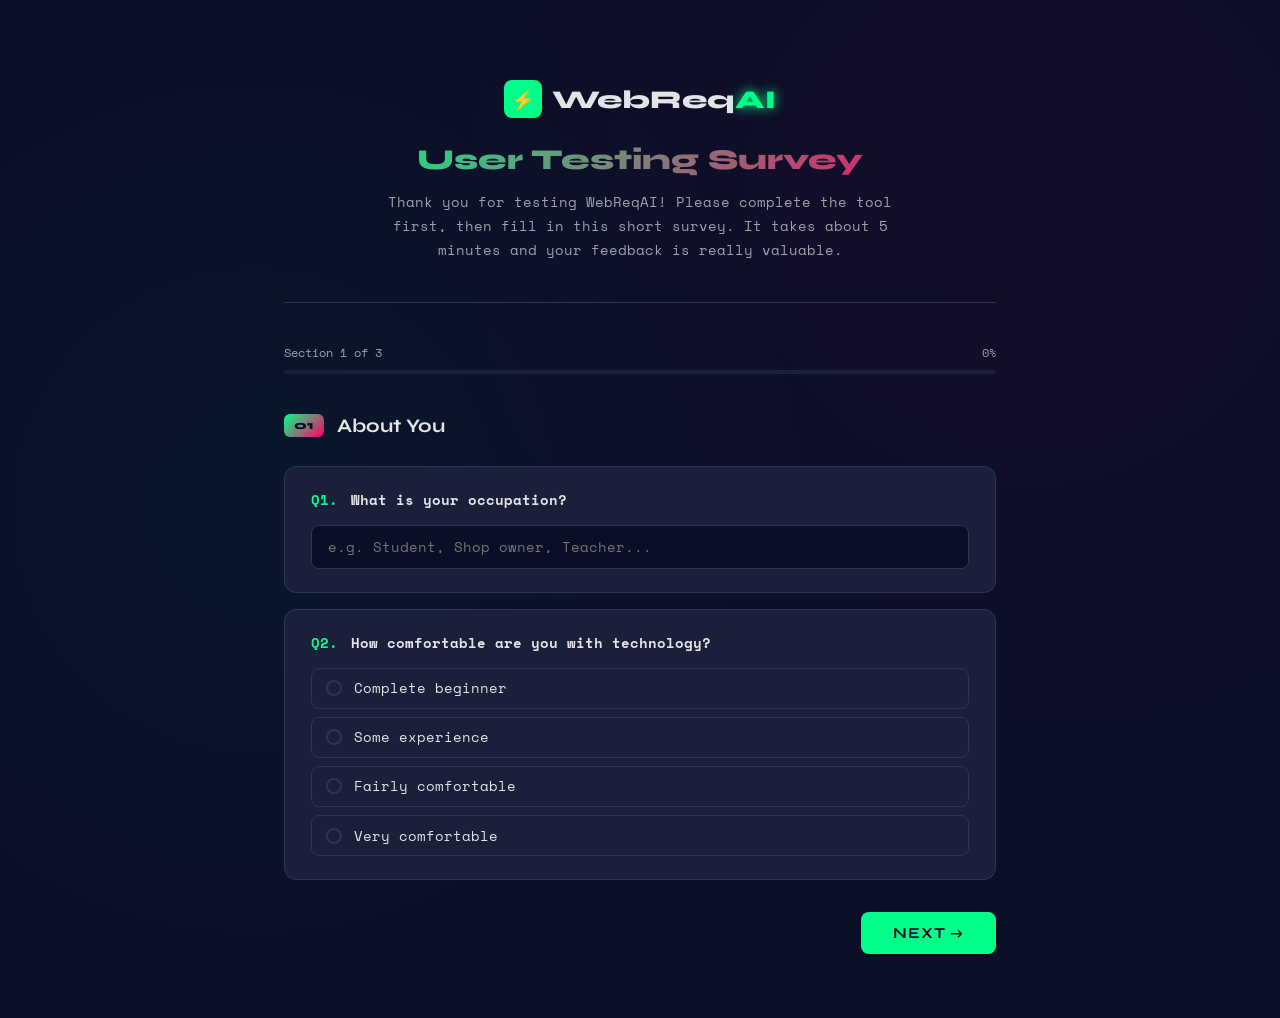
<file: survey.html>
<!DOCTYPE html>
<html lang="en">
<head>
  <meta charset="UTF-8">
  <meta name="viewport" content="width=device-width, initial-scale=1.0">
  <title>WebReqAI — User Testing Survey</title>
  <link rel="preconnect" href="https://fonts.googleapis.com">
  <link href="https://fonts.googleapis.com/css2?family=Space+Mono:wght@400;700&family=Syne:wght@400;600;700;800&display=swap" rel="stylesheet">
  <style>
    :root {
      --primary: #00ff88;
      --accent: #ff0066;
      --bg: #0a0e27;
      --surface: #1a1f3a;
      --surface-light: #252b4a;
      --border: #2d3552;
      --text: #e4e4e7;
      --muted: #a1a1aa;
      --font-display: 'Syne', sans-serif;
      --font-mono: 'Space Mono', monospace;
      --radius: 12px;
    }

    * { margin: 0; padding: 0; box-sizing: border-box; }

    body {
      font-family: var(--font-mono);
      background: var(--bg);
      color: var(--text);
      min-height: 100vh;
      background-image:
        radial-gradient(circle at 20% 50%, rgba(0,255,136,0.04) 0%, transparent 50%),
        radial-gradient(circle at 80% 20%, rgba(255,0,102,0.04) 0%, transparent 50%);
    }

    .container {
      max-width: 760px;
      margin: 0 auto;
      padding: 2rem 1.5rem 4rem;
    }

    /* Header */
    .header {
      text-align: center;
      padding: 3rem 0 2.5rem;
      border-bottom: 1px solid var(--border);
      margin-bottom: 2.5rem;
    }

    .logo {
      display: inline-flex;
      align-items: center;
      gap: 0.6rem;
      margin-bottom: 1.5rem;
    }

    .logo-box {
      background: var(--primary);
      width: 38px; height: 38px;
      border-radius: 8px;
      display: flex; align-items: center; justify-content: center;
      font-size: 1.2rem;
    }

    .logo h1 {
      font-family: var(--font-display);
      font-size: 1.6rem;
      font-weight: 800;
      color: var(--text);
    }

    .logo h1 span { color: var(--primary); text-shadow: 0 0 12px var(--primary); }

    .header h2 {
      font-family: var(--font-display);
      font-size: 1.8rem;
      font-weight: 800;
      background: linear-gradient(135deg, var(--primary), var(--accent));
      -webkit-background-clip: text;
      -webkit-text-fill-color: transparent;
      background-clip: text;
      margin-bottom: 0.8rem;
    }

    .header p {
      color: var(--muted);
      font-size: 0.88rem;
      line-height: 1.7;
      max-width: 520px;
      margin: 0 auto;
    }

    /* Progress bar */
    .progress-wrap {
      margin-bottom: 2.5rem;
    }

    .progress-label {
      display: flex;
      justify-content: space-between;
      font-size: 0.78rem;
      color: var(--muted);
      margin-bottom: 0.5rem;
    }

    .progress-bar {
      height: 4px;
      background: var(--surface);
      border-radius: 100px;
      overflow: hidden;
    }

    .progress-fill {
      height: 100%;
      background: linear-gradient(90deg, var(--primary), var(--accent));
      width: 0%;
      transition: width 0.5s ease;
    }

    /* Section */
    .form-section {
      display: none;
      animation: fadeUp 0.4s ease;
    }

    .form-section.active { display: block; }

    @keyframes fadeUp {
      from { opacity: 0; transform: translateY(16px); }
      to   { opacity: 1; transform: translateY(0); }
    }

    .section-header {
      display: flex;
      align-items: center;
      gap: 0.8rem;
      margin-bottom: 1.8rem;
    }

    .section-num {
      background: linear-gradient(135deg, var(--primary), var(--accent));
      color: var(--bg);
      font-family: var(--font-display);
      font-weight: 800;
      font-size: 0.75rem;
      padding: 0.3rem 0.65rem;
      border-radius: 6px;
      min-width: 36px;
      text-align: center;
    }

    .section-header h3 {
      font-family: var(--font-display);
      font-size: 1.2rem;
      font-weight: 700;
      color: var(--text);
    }

    /* Question card */
    .q-card {
      background: var(--surface);
      border: 1px solid var(--border);
      border-radius: var(--radius);
      padding: 1.4rem 1.6rem;
      margin-bottom: 1rem;
      transition: border-color 0.2s;
    }

    .q-card:focus-within { border-color: rgba(0,255,136,0.4); }

    .q-label {
      font-size: 0.88rem;
      font-weight: 700;
      color: var(--text);
      margin-bottom: 0.9rem;
      line-height: 1.5;
    }

    .q-label .q-num {
      color: var(--primary);
      margin-right: 0.3rem;
    }

    /* Text input */
    .q-input, .q-textarea, .q-select {
      width: 100%;
      background: var(--bg);
      border: 1.5px solid var(--border);
      color: var(--text);
      padding: 0.7rem 1rem;
      border-radius: 8px;
      font-family: var(--font-mono);
      font-size: 0.85rem;
      transition: border-color 0.2s;
      outline: none;
    }

    .q-input:focus, .q-textarea:focus, .q-select:focus {
      border-color: var(--primary);
      box-shadow: 0 0 0 3px rgba(0,255,136,0.08);
    }

    .q-textarea { resize: vertical; min-height: 90px; line-height: 1.6; }

    /* Radio / checkbox options */
    .options { display: flex; flex-direction: column; gap: 0.5rem; }

    .option {
      display: flex;
      align-items: center;
      gap: 0.75rem;
      padding: 0.6rem 0.9rem;
      border: 1.5px solid var(--border);
      border-radius: 8px;
      cursor: pointer;
      transition: all 0.2s;
      font-size: 0.85rem;
    }

    .option:hover { border-color: rgba(0,255,136,0.4); background: rgba(0,255,136,0.03); }

    .option input[type="radio"],
    .option input[type="checkbox"] { display: none; }

    .option-dot {
      width: 16px; height: 16px;
      border-radius: 50%;
      border: 2px solid var(--border);
      flex-shrink: 0;
      transition: all 0.2s;
      display: flex; align-items: center; justify-content: center;
    }

    .option input[type="radio"]:checked ~ .option-dot,
    .option input[type="checkbox"]:checked ~ .option-dot {
      border-color: var(--primary);
      background: var(--primary);
    }

    .option input[type="radio"]:checked ~ .option-dot::after {
      content: '';
      width: 6px; height: 6px;
      border-radius: 50%;
      background: var(--bg);
    }

    .option input[type="checkbox"]:checked ~ .option-dot::after {
      content: '✓';
      font-size: 10px;
      color: var(--bg);
      font-weight: 900;
    }

    .option:has(input:checked) {
      border-color: var(--primary);
      background: rgba(0,255,136,0.06);
    }

    /* Linear scale */
    .scale-wrap { width: 100%; }

    .scale-labels {
      display: flex;
      justify-content: space-between;
      font-size: 0.72rem;
      color: var(--muted);
      margin-bottom: 0.6rem;
    }

    .scale-options {
      display: flex;
      gap: 0.4rem;
    }

    .scale-btn {
      flex: 1;
      padding: 0.55rem 0;
      border: 1.5px solid var(--border);
      border-radius: 8px;
      background: var(--bg);
      color: var(--muted);
      font-family: var(--font-mono);
      font-size: 0.85rem;
      font-weight: 700;
      cursor: pointer;
      transition: all 0.2s;
      text-align: center;
    }

    .scale-btn:hover { border-color: rgba(0,255,136,0.5); color: var(--primary); }
    .scale-btn.selected { border-color: var(--primary); background: rgba(0,255,136,0.1); color: var(--primary); }

    /* SUS info box */
    .info-box {
      background: rgba(0,255,136,0.06);
      border: 1px solid rgba(0,255,136,0.2);
      border-radius: var(--radius);
      padding: 1rem 1.2rem;
      margin-bottom: 1.5rem;
      font-size: 0.82rem;
      color: var(--muted);
      line-height: 1.6;
    }

    .info-box strong { color: var(--primary); }

    /* Navigation */
    .nav {
      display: flex;
      justify-content: space-between;
      align-items: center;
      margin-top: 2rem;
      gap: 1rem;
    }

    .btn-back {
      background: transparent;
      border: 1.5px solid var(--border);
      color: var(--text);
      padding: 0.75rem 1.5rem;
      border-radius: 8px;
      font-family: var(--font-mono);
      font-size: 0.88rem;
      cursor: pointer;
      transition: all 0.2s;
    }

    .btn-back:hover { border-color: var(--primary); color: var(--primary); }

    .btn-next {
      background: var(--primary);
      border: none;
      color: var(--bg);
      padding: 0.75rem 2rem;
      border-radius: 8px;
      font-family: var(--font-display);
      font-size: 0.95rem;
      font-weight: 700;
      cursor: pointer;
      transition: all 0.3s;
      text-transform: uppercase;
      letter-spacing: 0.05em;
    }

    .btn-next:hover { transform: translateY(-2px); box-shadow: 0 0 20px rgba(0,255,136,0.3); }

    /* Thank you screen */
    .thankyou {
      display: none;
      text-align: center;
      padding: 3rem 0;
      animation: fadeUp 0.5s ease;
    }

    .thankyou.active { display: block; }

    .check-circle {
      width: 80px; height: 80px;
      border-radius: 50%;
      background: rgba(0,255,136,0.1);
      border: 2px solid var(--primary);
      display: flex; align-items: center; justify-content: center;
      font-size: 2rem;
      margin: 0 auto 1.5rem;
      animation: popIn 0.5s ease;
    }

    @keyframes popIn {
      from { transform: scale(0.5); opacity: 0; }
      to   { transform: scale(1); opacity: 1; }
    }

    .thankyou h2 {
      font-family: var(--font-display);
      font-size: 2rem;
      font-weight: 800;
      color: var(--primary);
      margin-bottom: 0.8rem;
    }

    .thankyou p { color: var(--muted); font-size: 0.9rem; line-height: 1.7; }

    /* Error */
    .error-msg {
      color: var(--accent);
      font-size: 0.78rem;
      margin-top: 0.4rem;
      display: none;
    }

    @media (max-width: 600px) {
      .scale-options { gap: 0.25rem; }
      .scale-btn { font-size: 0.75rem; padding: 0.5rem 0; }
      .nav { flex-direction: column-reverse; }
      .btn-back, .btn-next { width: 100%; text-align: center; }
    }
  </style>
</head>
<body>
<div class="container">

  <!-- Header -->
  <div class="header">
    <div class="logo">
      <div class="logo-box">⚡</div>
      <h1>WebReq<span>AI</span></h1>
    </div>
    <h2>User Testing Survey</h2>
    <p>Thank you for testing WebReqAI! Please complete the tool first, then fill in this short survey. It takes about 5 minutes and your feedback is really valuable.</p>
  </div>

  <!-- Progress -->
  <div class="progress-wrap">
    <div class="progress-label">
      <span id="progressLabel">Section 1 of 3</span>
      <span id="progressPct">0%</span>
    </div>
    <div class="progress-bar"><div class="progress-fill" id="progressFill"></div></div>
  </div>

  <!-- SECTION 1: About You -->
  <div class="form-section active" id="sec1">
    <div class="section-header">
      <span class="section-num">01</span>
      <h3>About You</h3>
    </div>

    <div class="q-card">
      <div class="q-label"><span class="q-num">Q1.</span> What is your occupation?</div>
      <input type="text" class="q-input" id="q1" placeholder="e.g. Student, Shop owner, Teacher...">
      <div class="error-msg" id="err1">Please answer this question.</div>
    </div>

    <div class="q-card">
      <div class="q-label"><span class="q-num">Q2.</span> How comfortable are you with technology?</div>
      <div class="options" id="q2">
        <label class="option"><input type="radio" name="q2" value="Complete beginner"><div class="option-dot"></div> Complete beginner</label>
        <label class="option"><input type="radio" name="q2" value="Some experience"><div class="option-dot"></div> Some experience</label>
        <label class="option"><input type="radio" name="q2" value="Fairly comfortable"><div class="option-dot"></div> Fairly comfortable</label>
        <label class="option"><input type="radio" name="q2" value="Very comfortable"><div class="option-dot"></div> Very comfortable</label>
      </div>
      <div class="error-msg" id="err2">Please select an option.</div>
    </div>

    <div class="nav">
      <div></div>
      <button class="btn-next" onclick="nextSection(1)">Next →</button>
    </div>
  </div>

  <!-- SECTION 2: SUS -->
  <div class="form-section" id="sec2">
    <div class="section-header">
      <span class="section-num">02</span>
      <h3>Usability Questions</h3>
    </div>

    <div class="info-box">
      <strong>Instructions:</strong> Rate each statement from <strong>1 (Strongly Disagree)</strong> to <strong>5 (Strongly Agree)</strong> based on your experience using WebReqAI.
    </div>

    <!-- SUS Q3-Q12 -->
    <div class="q-card">
      <div class="q-label"><span class="q-num">Q3.</span> I think I would like to use this system frequently.</div>
      <div class="scale-wrap">
        <div class="scale-labels"><span>Strongly Disagree</span><span>Strongly Agree</span></div>
        <div class="scale-options" id="q3">
          <button class="scale-btn" onclick="selectScale('q3',1)">1</button>
          <button class="scale-btn" onclick="selectScale('q3',2)">2</button>
          <button class="scale-btn" onclick="selectScale('q3',3)">3</button>
          <button class="scale-btn" onclick="selectScale('q3',4)">4</button>
          <button class="scale-btn" onclick="selectScale('q3',5)">5</button>
        </div>
      </div>
      <div class="error-msg" id="err3">Please select a rating.</div>
    </div>

    <div class="q-card">
      <div class="q-label"><span class="q-num">Q4.</span> I found the system unnecessarily complex.</div>
      <div class="scale-wrap">
        <div class="scale-labels"><span>Strongly Disagree</span><span>Strongly Agree</span></div>
        <div class="scale-options" id="q4">
          <button class="scale-btn" onclick="selectScale('q4',1)">1</button>
          <button class="scale-btn" onclick="selectScale('q4',2)">2</button>
          <button class="scale-btn" onclick="selectScale('q4',3)">3</button>
          <button class="scale-btn" onclick="selectScale('q4',4)">4</button>
          <button class="scale-btn" onclick="selectScale('q4',5)">5</button>
        </div>
      </div>
      <div class="error-msg" id="err4">Please select a rating.</div>
    </div>

    <div class="q-card">
      <div class="q-label"><span class="q-num">Q5.</span> I thought the system was easy to use.</div>
      <div class="scale-wrap">
        <div class="scale-labels"><span>Strongly Disagree</span><span>Strongly Agree</span></div>
        <div class="scale-options" id="q5">
          <button class="scale-btn" onclick="selectScale('q5',1)">1</button>
          <button class="scale-btn" onclick="selectScale('q5',2)">2</button>
          <button class="scale-btn" onclick="selectScale('q5',3)">3</button>
          <button class="scale-btn" onclick="selectScale('q5',4)">4</button>
          <button class="scale-btn" onclick="selectScale('q5',5)">5</button>
        </div>
      </div>
      <div class="error-msg" id="err5">Please select a rating.</div>
    </div>

    <div class="q-card">
      <div class="q-label"><span class="q-num">Q6.</span> I think I would need support to use this system.</div>
      <div class="scale-wrap">
        <div class="scale-labels"><span>Strongly Disagree</span><span>Strongly Agree</span></div>
        <div class="scale-options" id="q6">
          <button class="scale-btn" onclick="selectScale('q6',1)">1</button>
          <button class="scale-btn" onclick="selectScale('q6',2)">2</button>
          <button class="scale-btn" onclick="selectScale('q6',3)">3</button>
          <button class="scale-btn" onclick="selectScale('q6',4)">4</button>
          <button class="scale-btn" onclick="selectScale('q6',5)">5</button>
        </div>
      </div>
      <div class="error-msg" id="err6">Please select a rating.</div>
    </div>

    <div class="q-card">
      <div class="q-label"><span class="q-num">Q7.</span> I found the various functions in this system were well integrated.</div>
      <div class="scale-wrap">
        <div class="scale-labels"><span>Strongly Disagree</span><span>Strongly Agree</span></div>
        <div class="scale-options" id="q7">
          <button class="scale-btn" onclick="selectScale('q7',1)">1</button>
          <button class="scale-btn" onclick="selectScale('q7',2)">2</button>
          <button class="scale-btn" onclick="selectScale('q7',3)">3</button>
          <button class="scale-btn" onclick="selectScale('q7',4)">4</button>
          <button class="scale-btn" onclick="selectScale('q7',5)">5</button>
        </div>
      </div>
      <div class="error-msg" id="err7">Please select a rating.</div>
    </div>

    <div class="q-card">
      <div class="q-label"><span class="q-num">Q8.</span> I thought there was too much inconsistency in this system.</div>
      <div class="scale-wrap">
        <div class="scale-labels"><span>Strongly Disagree</span><span>Strongly Agree</span></div>
        <div class="scale-options" id="q8">
          <button class="scale-btn" onclick="selectScale('q8',1)">1</button>
          <button class="scale-btn" onclick="selectScale('q8',2)">2</button>
          <button class="scale-btn" onclick="selectScale('q8',3)">3</button>
          <button class="scale-btn" onclick="selectScale('q8',4)">4</button>
          <button class="scale-btn" onclick="selectScale('q8',5)">5</button>
        </div>
      </div>
      <div class="error-msg" id="err8">Please select a rating.</div>
    </div>

    <div class="q-card">
      <div class="q-label"><span class="q-num">Q9.</span> I would imagine that most people would learn to use this system very quickly.</div>
      <div class="scale-wrap">
        <div class="scale-labels"><span>Strongly Disagree</span><span>Strongly Agree</span></div>
        <div class="scale-options" id="q9">
          <button class="scale-btn" onclick="selectScale('q9',1)">1</button>
          <button class="scale-btn" onclick="selectScale('q9',2)">2</button>
          <button class="scale-btn" onclick="selectScale('q9',3)">3</button>
          <button class="scale-btn" onclick="selectScale('q9',4)">4</button>
          <button class="scale-btn" onclick="selectScale('q9',5)">5</button>
        </div>
      </div>
      <div class="error-msg" id="err9">Please select a rating.</div>
    </div>

    <div class="q-card">
      <div class="q-label"><span class="q-num">Q10.</span> I found the system very cumbersome to use.</div>
      <div class="scale-wrap">
        <div class="scale-labels"><span>Strongly Disagree</span><span>Strongly Agree</span></div>
        <div class="scale-options" id="q10">
          <button class="scale-btn" onclick="selectScale('q10',1)">1</button>
          <button class="scale-btn" onclick="selectScale('q10',2)">2</button>
          <button class="scale-btn" onclick="selectScale('q10',3)">3</button>
          <button class="scale-btn" onclick="selectScale('q10',4)">4</button>
          <button class="scale-btn" onclick="selectScale('q10',5)">5</button>
        </div>
      </div>
      <div class="error-msg" id="err10">Please select a rating.</div>
    </div>

    <div class="q-card">
      <div class="q-label"><span class="q-num">Q11.</span> I felt very confident using the system.</div>
      <div class="scale-wrap">
        <div class="scale-labels"><span>Strongly Disagree</span><span>Strongly Agree</span></div>
        <div class="scale-options" id="q11">
          <button class="scale-btn" onclick="selectScale('q11',1)">1</button>
          <button class="scale-btn" onclick="selectScale('q11',2)">2</button>
          <button class="scale-btn" onclick="selectScale('q11',3)">3</button>
          <button class="scale-btn" onclick="selectScale('q11',4)">4</button>
          <button class="scale-btn" onclick="selectScale('q11',5)">5</button>
        </div>
      </div>
      <div class="error-msg" id="err11">Please select a rating.</div>
    </div>

    <div class="q-card">
      <div class="q-label"><span class="q-num">Q12.</span> I needed to learn a lot of things before I could get going with this system.</div>
      <div class="scale-wrap">
        <div class="scale-labels"><span>Strongly Disagree</span><span>Strongly Agree</span></div>
        <div class="scale-options" id="q12">
          <button class="scale-btn" onclick="selectScale('q12',1)">1</button>
          <button class="scale-btn" onclick="selectScale('q12',2)">2</button>
          <button class="scale-btn" onclick="selectScale('q12',3)">3</button>
          <button class="scale-btn" onclick="selectScale('q12',4)">4</button>
          <button class="scale-btn" onclick="selectScale('q12',5)">5</button>
        </div>
      </div>
      <div class="error-msg" id="err12">Please select a rating.</div>
    </div>

    <div class="nav">
      <button class="btn-back" onclick="prevSection(2)">← Back</button>
      <button class="btn-next" onclick="nextSection(2)">Next →</button>
    </div>
  </div>

  <!-- SECTION 3: Experience -->
  <div class="form-section" id="sec3">
    <div class="section-header">
      <span class="section-num">03</span>
      <h3>Your Experience</h3>
    </div>

    <div class="q-card">
      <div class="q-label"><span class="q-num">Q13.</span> How helpful were the AI suggestions?</div>
      <div class="scale-wrap">
        <div class="scale-labels"><span>Not helpful</span><span>Very helpful</span></div>
        <div class="scale-options" id="q13">
          <button class="scale-btn" onclick="selectScale('q13',1)">1</button>
          <button class="scale-btn" onclick="selectScale('q13',2)">2</button>
          <button class="scale-btn" onclick="selectScale('q13',3)">3</button>
          <button class="scale-btn" onclick="selectScale('q13',4)">4</button>
          <button class="scale-btn" onclick="selectScale('q13',5)">5</button>
        </div>
      </div>
      <div class="error-msg" id="err13">Please select a rating.</div>
    </div>

    <div class="q-card">
      <div class="q-label"><span class="q-num">Q14.</span> How professional did the generated requirements document look?</div>
      <div class="scale-wrap">
        <div class="scale-labels"><span>Not professional</span><span>Very professional</span></div>
        <div class="scale-options" id="q14">
          <button class="scale-btn" onclick="selectScale('q14',1)">1</button>
          <button class="scale-btn" onclick="selectScale('q14',2)">2</button>
          <button class="scale-btn" onclick="selectScale('q14',3)">3</button>
          <button class="scale-btn" onclick="selectScale('q14',4)">4</button>
          <button class="scale-btn" onclick="selectScale('q14',5)">5</button>
        </div>
      </div>
      <div class="error-msg" id="err14">Please select a rating.</div>
    </div>

    <div class="q-card">
      <div class="q-label"><span class="q-num">Q15.</span> Was anything confusing or unclear?</div>
      <div class="options" id="q15">
        <label class="option"><input type="radio" name="q15" value="Nothing was confusing"><div class="option-dot"></div> Nothing was confusing</label>
        <label class="option"><input type="radio" name="q15" value="The AI suggestions were confusing"><div class="option-dot"></div> The AI suggestions were confusing</label>
        <label class="option"><input type="radio" name="q15" value="The questionnaire questions were unclear"><div class="option-dot"></div> The questionnaire questions were unclear</label>
        <label class="option"><input type="radio" name="q15" value="The final document was confusing"><div class="option-dot"></div> The final document was confusing</label>
        <label class="option"><input type="radio" name="q15" value="Other"><div class="option-dot"></div> Other</label>
      </div>
      <div class="error-msg" id="err15">Please select an option.</div>
    </div>

    <div class="q-card">
      <div class="q-label"><span class="q-num">Q16.</span> Would you use this tool instead of explaining your website needs directly to a developer?</div>
      <div class="options" id="q16">
        <label class="option"><input type="radio" name="q16" value="Yes definitely"><div class="option-dot"></div> Yes definitely</label>
        <label class="option"><input type="radio" name="q16" value="Probably yes"><div class="option-dot"></div> Probably yes</label>
        <label class="option"><input type="radio" name="q16" value="Not sure"><div class="option-dot"></div> Not sure</label>
        <label class="option"><input type="radio" name="q16" value="Probably not"><div class="option-dot"></div> Probably not</label>
        <label class="option"><input type="radio" name="q16" value="No"><div class="option-dot"></div> No</label>
      </div>
      <div class="error-msg" id="err16">Please select an option.</div>
    </div>

    <div class="q-card">
      <div class="q-label"><span class="q-num">Q17.</span> Any other comments or suggestions? <span style="color:var(--muted);font-weight:400;">(Optional)</span></div>
      <textarea class="q-textarea" id="q17" placeholder="Share any thoughts, feedback or suggestions..."></textarea>
    </div>

    <div class="nav">
      <button class="btn-back" onclick="prevSection(3)">← Back</button>
      <button class="btn-next" onclick="submitForm()">Submit →</button>
    </div>
  </div>

  <!-- Thank you -->
  <div class="thankyou" id="thankyou">
    <div class="check-circle">✓</div>
    <h2>Thank you!</h2>
    <p>Your responses have been recorded.<br>Your feedback will help improve WebReqAI for future users.</p>
  </div>

</div>

<script>
  // Store scale values
  const scaleValues = {};
  let currentSection = 1;
  const totalSections = 3;

  function selectScale(qId, val) {
    scaleValues[qId] = val;
    const btns = document.querySelectorAll(`#${qId} .scale-btn`);
    btns.forEach((btn, i) => {
      btn.classList.toggle('selected', i + 1 === val);
    });
    // Hide error
    const err = document.getElementById('err' + qId.replace('q',''));
    if (err) err.style.display = 'none';
  }

  function updateProgress(sec) {
    const pct = Math.round(((sec - 1) / totalSections) * 100);
    document.getElementById('progressFill').style.width = pct + '%';
    document.getElementById('progressPct').textContent = pct + '%';
    document.getElementById('progressLabel').textContent = `Section ${sec} of ${totalSections}`;
  }

  function nextSection(sec) {
    if (!validateSection(sec)) return;
    document.getElementById('sec' + sec).classList.remove('active');
    const next = sec + 1;
    document.getElementById('sec' + next).classList.add('active');
    currentSection = next;
    updateProgress(next);
    window.scrollTo({ top: 0, behavior: 'smooth' });
  }

  function prevSection(sec) {
    document.getElementById('sec' + sec).classList.remove('active');
    const prev = sec - 1;
    document.getElementById('sec' + prev).classList.add('active');
    currentSection = prev;
    updateProgress(prev);
    window.scrollTo({ top: 0, behavior: 'smooth' });
  }

  function validateSection(sec) {
    let valid = true;

    if (sec === 1) {
      const q1 = document.getElementById('q1').value.trim();
      if (!q1) { document.getElementById('err1').style.display = 'block'; valid = false; }
      else document.getElementById('err1').style.display = 'none';

      const q2 = document.querySelector('input[name="q2"]:checked');
      if (!q2) { document.getElementById('err2').style.display = 'block'; valid = false; }
      else document.getElementById('err2').style.display = 'none';
    }

    if (sec === 2) {
      ['q3','q4','q5','q6','q7','q8','q9','q10','q11','q12'].forEach(q => {
        const num = q.replace('q','');
        if (!scaleValues[q]) {
          document.getElementById('err' + num).style.display = 'block';
          valid = false;
        } else {
          document.getElementById('err' + num).style.display = 'none';
        }
      });
    }

    if (sec === 3) {
      ['q13','q14'].forEach(q => {
        const num = q.replace('q','');
        if (!scaleValues[q]) {
          document.getElementById('err' + num).style.display = 'block';
          valid = false;
        } else {
          document.getElementById('err' + num).style.display = 'none';
        }
      });

      const q15 = document.querySelector('input[name="q15"]:checked');
      if (!q15) { document.getElementById('err15').style.display = 'block'; valid = false; }
      else document.getElementById('err15').style.display = 'none';

      const q16 = document.querySelector('input[name="q16"]:checked');
      if (!q16) { document.getElementById('err16').style.display = 'block'; valid = false; }
      else document.getElementById('err16').style.display = 'none';
    }

    return valid;
  }

  function submitForm() {
    if (!validateSection(3)) return;

    // Collect all responses
    const responses = {
      occupation: document.getElementById('q1').value.trim(),
      techComfort: document.querySelector('input[name="q2"]:checked')?.value,
      sus: {
        q3: scaleValues['q3'], q4: scaleValues['q4'], q5: scaleValues['q5'],
        q6: scaleValues['q6'], q7: scaleValues['q7'], q8: scaleValues['q8'],
        q9: scaleValues['q9'], q10: scaleValues['q10'], q11: scaleValues['q11'],
        q12: scaleValues['q12']
      },
      aiHelpfulness: scaleValues['q13'],
      docProfessionalism: scaleValues['q14'],
      confusing: document.querySelector('input[name="q15"]:checked')?.value,
      wouldUse: document.querySelector('input[name="q16"]:checked')?.value,
      comments: document.getElementById('q17').value.trim()
    };

    // Calculate SUS score
    const sus = responses.sus;
    const oddScore  = (sus.q3-1) + (sus.q5-1) + (sus.q7-1) + (sus.q9-1)  + (sus.q11-1);
    const evenScore = (5-sus.q4) + (5-sus.q6) + (5-sus.q8) + (5-sus.q10) + (5-sus.q12);
    const susScore  = (oddScore + evenScore) * 2.5;

    responses.susScore = Math.round(susScore);

    // Store locally
    const existing = JSON.parse(localStorage.getItem('webreqai_responses') || '[]');
    existing.push({ ...responses, timestamp: new Date().toISOString() });
    localStorage.setItem('webreqai_responses', JSON.stringify(existing));

    // Show thank you
    document.getElementById('sec3').classList.remove('active');
    document.getElementById('thankyou').classList.add('active');
    document.getElementById('progressFill').style.width = '100%';
    document.getElementById('progressPct').textContent = '100%';
    document.getElementById('progressLabel').textContent = 'Complete!';
    window.scrollTo({ top: 0, behavior: 'smooth' });

    console.log('Response saved:', responses);
    console.log('SUS Score:', susScore);

    // Send to Formspree
    fetch('https://formspree.io/f/xgopyyea', {
      method: 'POST',
      headers: { 'Content-Type': 'application/json', 'Accept': 'application/json' },
      body: JSON.stringify({
        'Occupation':            responses.occupation,
        'Tech Comfort':          responses.techComfort,
        'SUS Q1 - Use frequently':       sus.q3,
        'SUS Q2 - Unnecessarily complex': sus.q4,
        'SUS Q3 - Easy to use':          sus.q5,
        'SUS Q4 - Need support':         sus.q6,
        'SUS Q5 - Well integrated':      sus.q7,
        'SUS Q6 - Inconsistent':         sus.q8,
        'SUS Q7 - Learn quickly':        sus.q9,
        'SUS Q8 - Cumbersome':           sus.q10,
        'SUS Q9 - Confident':            sus.q11,
        'SUS Q10 - Needed to learn a lot': sus.q12,
        'SUS Score (out of 100)':        responses.susScore,
        'AI Helpfulness (1-5)':          responses.aiHelpfulness,
        'Document Quality (1-5)':        responses.docProfessionalism,
        'What was confusing':            responses.confusing,
        'Would use tool':                responses.wouldUse,
        'Comments':                      responses.comments || 'None',
        'Submitted at':                  responses.timestamp
      })
    }).then(res => {
      if (!res.ok) console.error('Formspree error:', res.status);
    }).catch(err => console.error('Submit error:', err));
  }

  // Init
  updateProgress(1);
</script>
</body>
</html>
</file>
